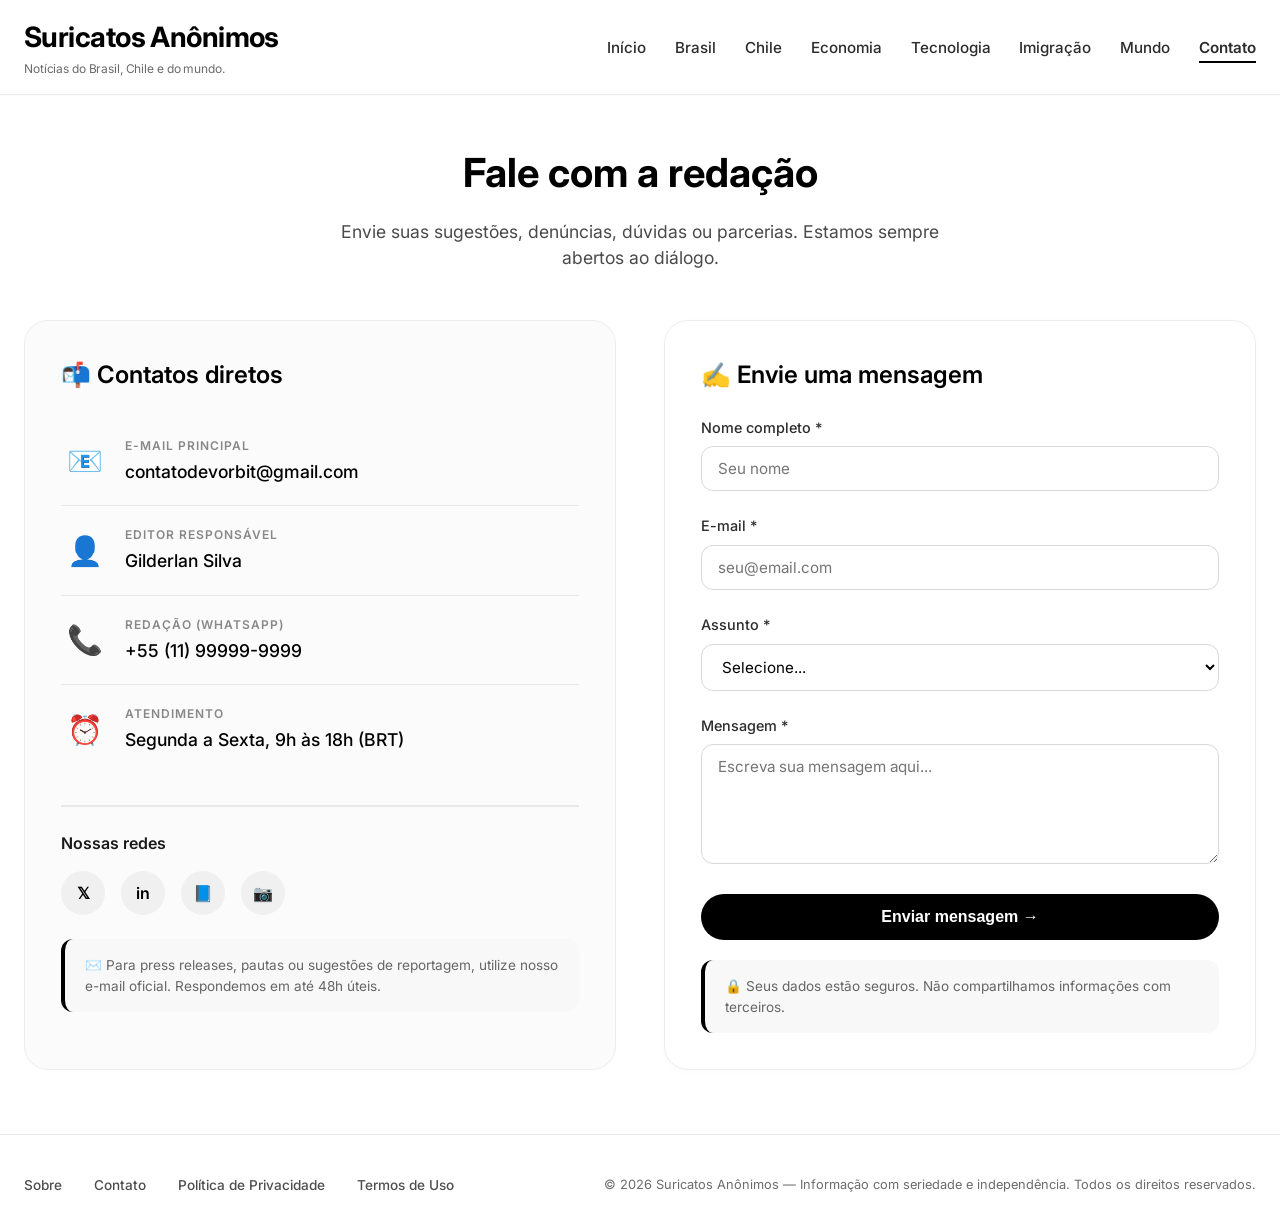
<file: contato.html>
<!DOCTYPE html>
<html lang="pt-br">
<head>
    <meta charset="UTF-8">
    <meta name="viewport" content="width=device-width, initial-scale=1.0, viewport-fit=cover">
    <meta name="description" content="Entre em contato com o Suricatos Anônimos - Redação, sugestões, parcerias e mais.">
    <title>Contato | Suricatos Anônimos</title>
    <link rel="stylesheet" href="css/style.css">
    <link rel="preconnect" href="https://fonts.googleapis.com">
    <link rel="preconnect" href="https://fonts.gstatic.com" crossorigin>
    <link href="https://fonts.googleapis.com/css2?family=Inter:opsz,wght@14..32,300;14..32,400;14..32,500;14..32,600;14..32,700&display=swap" rel="stylesheet">
    <style>
        /* Estilos adicionais específicos para a página de contato */
        .contact-hero {
            text-align: center;
            margin: 48px 0 32px;
        }
        
        .contact-hero h1 {
            font-size: 2.5rem;
            font-weight: 700;
            margin-bottom: 16px;
            color: #000;
        }
        
        .contact-hero p {
            font-size: 1.1rem;
            color: #4a4a4a;
            max-width: 600px;
            margin: 0 auto;
        }
        
        .contact-grid {
            display: grid;
            grid-template-columns: 1fr 1fr;
            gap: 48px;
            margin: 48px 0 64px;
        }
        
        .contact-info {
            background: #FBFBFB;
            border-radius: 24px;
            padding: 36px;
            border: 1px solid #EDEDED;
        }
        
        .contact-info h2 {
            font-size: 1.5rem;
            font-weight: 600;
            margin-bottom: 24px;
            color: #000;
        }
        
        .contact-details {
            margin-bottom: 32px;
        }
        
        .contact-item {
            display: flex;
            align-items: center;
            gap: 16px;
            padding: 20px 0;
            border-bottom: 1px solid #E8E8E8;
        }
        
        .contact-item:last-child {
            border-bottom: none;
        }
        
        .contact-icon {
            font-size: 1.8rem;
            min-width: 48px;
            text-align: center;
        }
        
        .contact-content {
            flex: 1;
        }
        
        .contact-label {
            font-size: 0.75rem;
            text-transform: uppercase;
            letter-spacing: 1px;
            font-weight: 600;
            color: #888;
            margin-bottom: 4px;
        }
        
        .contact-value {
            font-size: 1.1rem;
            font-weight: 500;
            color: #000;
            text-decoration: none;
            transition: color 0.2s;
        }
        
        .contact-value:hover {
            color: #3a3a3a;
        }
        
        .social-links {
            margin-top: 32px;
            padding-top: 24px;
            border-top: 2px solid #E8E8E8;
        }
        
        .social-links h3 {
            font-size: 1rem;
            margin-bottom: 16px;
            font-weight: 600;
        }
        
        .social-icons {
            display: flex;
            gap: 16px;
        }
        
        .social-icon {
            width: 44px;
            height: 44px;
            background: #F0F0F0;
            border-radius: 50%;
            display: flex;
            align-items: center;
            justify-content: center;
            text-decoration: none;
            color: #000;
            font-weight: 600;
            transition: all 0.2s;
        }
        
        .social-icon:hover {
            background: #000;
            color: #FFF;
            transform: translateY(-2px);
        }
        
        .contact-form {
            background: #FFFFFF;
            border-radius: 24px;
            padding: 36px;
            border: 1px solid #EDEDED;
            box-shadow: 0 2px 8px rgba(0,0,0,0.02);
        }
        
        .contact-form h2 {
            font-size: 1.5rem;
            font-weight: 600;
            margin-bottom: 24px;
            color: #000;
        }
        
        .form-group {
            margin-bottom: 24px;
        }
        
        .form-group label {
            display: block;
            font-weight: 500;
            margin-bottom: 8px;
            color: #2c2c2c;
            font-size: 0.9rem;
        }
        
        .form-group input,
        .form-group select,
        .form-group textarea {
            width: 100%;
            padding: 12px 16px;
            border: 1px solid #D9D9D9;
            border-radius: 12px;
            font-family: 'Inter', sans-serif;
            font-size: 0.95rem;
            transition: all 0.2s;
            background: #FFFFFF;
        }
        
        .form-group input:focus,
        .form-group select:focus,
        .form-group textarea:focus {
            outline: none;
            border-color: #000;
            box-shadow: 0 0 0 3px rgba(0,0,0,0.05);
        }
        
        .form-group textarea {
            resize: vertical;
            min-height: 120px;
        }
        
        .btn-submit {
            background: #000;
            color: #FFF;
            border: none;
            padding: 14px 32px;
            border-radius: 40px;
            font-size: 1rem;
            font-weight: 600;
            cursor: pointer;
            transition: all 0.2s;
            width: 100%;
        }
        
        .btn-submit:hover {
            background: #2c2c2c;
            transform: translateY(-1px);
        }
        
        .feedback-message {
            margin-top: 16px;
            padding: 12px;
            border-radius: 12px;
            font-size: 0.85rem;
            text-align: center;
            display: none;
        }
        
        .feedback-message.success {
            background: #E8F5E9;
            color: #2E7D32;
            border: 1px solid #A5D6A7;
            display: block;
        }
        
        .feedback-message.error {
            background: #FFEBEE;
            color: #C62828;
            border: 1px solid #EF9A9A;
            display: block;
        }
        
        .info-note {
            background: #F8F8F8;
            border-left: 4px solid #000;
            padding: 16px 20px;
            border-radius: 12px;
            margin-top: 24px;
        }
        
        .info-note p {
            font-size: 0.85rem;
            color: #666;
            margin: 0;
        }
        
        @media (max-width: 768px) {
            .contact-grid {
                grid-template-columns: 1fr;
                gap: 32px;
            }
            
            .contact-hero h1 {
                font-size: 2rem;
            }
            
            .contact-info,
            .contact-form {
                padding: 24px;
            }
        }
    </style>
</head>
<body>

    <!-- HEADER FIXO (mesmo do index) -->
    <header class="header">
        <div class="container header-container">
            <div class="logo-area">
                <a href="index.html" class="logo">Suricatos Anônimos</a>
                <span class="slogan">Notícias do Brasil, Chile e do mundo.</span>
            </div>
            <nav class="main-nav">
                <button class="menu-toggle" id="menuToggle" aria-label="Abrir menu">☰</button>
                <ul class="nav-list" id="navList">
                    <li><a href="index.html">Início</a></li>
                    <li><a href="#">Brasil</a></li>
                    <li><a href="#">Chile</a></li>
                    <li><a href="#">Economia</a></li>
                    <li><a href="#">Tecnologia</a></li>
                    <li><a href="#">Imigração</a></li>
                    <li><a href="#">Mundo</a></li>
                    <li><a href="contato.html" class="active">Contato</a></li>
                </ul>
            </nav>
        </div>
    </header>

    <main class="main-content">
        <div class="container">
            
            <!-- Hero da página de contato -->
            <div class="contact-hero">
                <h1>Fale com a redação</h1>
                <p>Envie suas sugestões, denúncias, dúvidas ou parcerias. Estamos sempre abertos ao diálogo.</p>
            </div>

            <!-- Grid principal: informações de contato + formulário -->
            <div class="contact-grid">
                
                <!-- Lado esquerdo: Informações de contato -->
                <div class="contact-info">
                    <h2>📬 Contatos diretos</h2>
                    
                    <div class="contact-details">
                        <!-- Email -->
                        <div class="contact-item">
                            <div class="contact-icon">📧</div>
                            <div class="contact-content">
                                <div class="contact-label">E-mail principal</div>
                                <a href="mailto:contatodevorbit@gmail.com" class="contact-value">contatodevorbit@gmail.com</a>
                            </div>
                        </div>
                        
                        <!-- Responsável -->
                        <div class="contact-item">
                            <div class="contact-icon">👤</div>
                            <div class="contact-content">
                                <div class="contact-label">Editor responsável</div>
                                <div class="contact-value">Gilderlan Silva</div>
                            </div>
                        </div>
                        
                        <!-- Telefone (informativo) -->
                        <div class="contact-item">
                            <div class="contact-icon">📞</div>
                            <div class="contact-content">
                                <div class="contact-label">Redação (whatsapp)</div>
                                <div class="contact-value">+55 (11) 99999-9999</div>
                            </div>
                        </div>
                        
                        <!-- Horário de atendimento -->
                        <div class="contact-item">
                            <div class="contact-icon">⏰</div>
                            <div class="contact-content">
                                <div class="contact-label">Atendimento</div>
                                <div class="contact-value">Segunda a Sexta, 9h às 18h (BRT)</div>
                            </div>
                        </div>
                    </div>
                    
                    <!-- Redes sociais -->
                    <div class="social-links">
                        <h3>Nossas redes</h3>
                        <div class="social-icons">
                            <a href="#" class="social-icon">𝕏</a>
                            <a href="#" class="social-icon">in</a>
                            <a href="#" class="social-icon">📘</a>
                            <a href="#" class="social-icon">📷</a>
                        </div>
                    </div>
                    
                    <div class="info-note">
                        <p>✉️ Para press releases, pautas ou sugestões de reportagem, utilize nosso e-mail oficial. Respondemos em até 48h úteis.</p>
                    </div>
                </div>
                
                <!-- Lado direito: Formulário de contato -->
                <div class="contact-form">
                    <h2>✍️ Envie uma mensagem</h2>
                    
                    <form id="contactForm">
                        <div class="form-group">
                            <label for="nome">Nome completo *</label>
                            <input type="text" id="nome" name="nome" required placeholder="Seu nome">
                        </div>
                        
                        <div class="form-group">
                            <label for="email">E-mail *</label>
                            <input type="email" id="email" name="email" required placeholder="seu@email.com">
                        </div>
                        
                        <div class="form-group">
                            <label for="assunto">Assunto *</label>
                            <select id="assunto" name="assunto" required>
                                <option value="">Selecione...</option>
                                <option value="Sugestão de pauta">Sugestão de pauta</option>
                                <option value="Denúncia / Reportagem">Denúncia / Reportagem</option>
                                <option value="Parceria comercial">Parceria comercial</option>
                                <option value="Dúvida / Crítica">Dúvida / Crítica</option>
                                <option value="Outros">Outros</option>
                            </select>
                        </div>
                        
                        <div class="form-group">
                            <label for="mensagem">Mensagem *</label>
                            <textarea id="mensagem" name="mensagem" required placeholder="Escreva sua mensagem aqui..."></textarea>
                        </div>
                        
                        <button type="submit" class="btn-submit">Enviar mensagem →</button>
                        
                        <div id="formFeedback" class="feedback-message"></div>
                    </form>
                    
                    <div class="info-note" style="margin-top: 20px;">
                        <p>🔒 Seus dados estão seguros. Não compartilhamos informações com terceiros.</p>
                    </div>
                </div>
            </div>
        </div>
    </main>

    <!-- FOOTER (mesmo estilo do index) -->
    <footer class="footer">
        <div class="container footer-container">
            <div class="footer-links">
                <a href="#">Sobre</a>
                <a href="contato.html">Contato</a>
                <a href="#">Política de Privacidade</a>
                <a href="#">Termos de Uso</a>
            </div>
            <div class="footer-copyright">
                &copy; 2026 Suricatos Anônimos — Informação com seriedade e independência. Todos os direitos reservados.
            </div>
        </div>
    </footer>

    <script>
        // Menu Mobile (mesmo funcionamento do index)
        const menuToggle = document.getElementById('menuToggle');
        const navList = document.getElementById('navList');
        
        if (menuToggle && navList) {
            menuToggle.addEventListener('click', () => {
                navList.classList.toggle('active');
            });
            
            const navLinks = navList.querySelectorAll('a');
            navLinks.forEach(link => {
                link.addEventListener('click', () => {
                    navList.classList.remove('active');
                });
            });
        }
        
        // Formulário de contato com validação e simulação de envio
        const contactForm = document.getElementById('contactForm');
        const feedbackDiv = document.getElementById('formFeedback');
        
        if (contactForm) {
            contactForm.addEventListener('submit', function(e) {
                e.preventDefault();
                
                // Coleta os valores
                const nome = document.getElementById('nome').value.trim();
                const email = document.getElementById('email').value.trim();
                const assunto = document.getElementById('assunto').value;
                const mensagem = document.getElementById('mensagem').value.trim();
                
                // Validação simples
                if (!nome || !email || !assunto || !mensagem) {
                    feedbackDiv.textContent = '⚠️ Por favor, preencha todos os campos obrigatórios.';
                    feedbackDiv.className = 'feedback-message error';
                    setTimeout(() => {
                        feedbackDiv.style.display = 'none';
                        feedbackDiv.className = 'feedback-message';
                    }, 4000);
                    return;
                }
                
                if (!email.includes('@') || !email.includes('.')) {
                    feedbackDiv.textContent = '⚠️ Por favor, insira um e-mail válido.';
                    feedbackDiv.className = 'feedback-message error';
                    setTimeout(() => {
                        feedbackDiv.style.display = 'none';
                        feedbackDiv.className = 'feedback-message';
                    }, 4000);
                    return;
                }
                
                // Simula envio bem-sucedido (sem backend)
                feedbackDiv.textContent = '✅ Mensagem enviada com sucesso! Responderemos em até 48h.';
                feedbackDiv.className = 'feedback-message success';
                
                // Limpa o formulário
                contactForm.reset();
                
                // Remove mensagem após 5 segundos
                setTimeout(() => {
                    feedbackDiv.style.display = 'none';
                    feedbackDiv.className = 'feedback-message';
                }, 5000);
            });
        }
        
        // Adicionar classe active no link de contato
        const currentLocation = window.location.pathname;
        const navItemLinks = document.querySelectorAll('.nav-list a');
        navItemLinks.forEach(link => {
            if (link.getAttribute('href') === 'contato.html' && currentLocation.includes('contato.html')) {
                link.style.borderBottomColor = '#000';
                link.style.fontWeight = '600';
            }
        });
    </script>
</body>
</html>
</file>
<file: css/style.css>
/* css/style.css */
* {
    margin: 0;
    padding: 0;
    box-sizing: border-box;
}

body {
    font-family: 'Inter', -apple-system, BlinkMacSystemFont, 'Segoe UI', Roboto, Helvetica, sans-serif;
    background-color: #FFFFFF;
    color: #1A1A1A;
    line-height: 1.5;
    scroll-behavior: smooth;
}

.container {
    max-width: 1280px;
    margin: 0 auto;
    padding: 0 24px;
}

/* ----- HEADER FIXO ----- */
.header {
    position: sticky;
    top: 0;
    background: #FFFFFF;
    border-bottom: 1px solid #EAEAEA;
    z-index: 1000;
    backdrop-filter: blur(0px);
    background-color: rgba(255, 255, 255, 0.98);
    box-shadow: 0 1px 3px rgba(0,0,0,0.02);
}

.header-container {
    display: flex;
    justify-content: space-between;
    align-items: center;
    flex-wrap: wrap;
    padding-top: 16px;
    padding-bottom: 16px;
}

.logo-area {
    display: flex;
    flex-direction: column;
}

.logo {
    font-size: 1.75rem;
    font-weight: 700;
    letter-spacing: -0.02em;
    text-decoration: none;
    color: #000000;
    transition: opacity 0.2s;
}

.logo:hover {
    opacity: 0.8;
}

.slogan {
    font-size: 0.75rem;
    font-weight: 400;
    color: #6B6B6B;
    margin-top: 2px;
    letter-spacing: -0.01em;
}

.main-nav {
    display: flex;
    align-items: center;
}

.menu-toggle {
    display: none;
    background: none;
    border: none;
    font-size: 1.8rem;
    cursor: pointer;
    color: #000;
    padding: 8px;
}

.nav-list {
    display: flex;
    gap: 1.8rem;
    list-style: none;
}

.nav-list li a {
    text-decoration: none;
    font-weight: 500;
    font-size: 0.95rem;
    color: #2c2c2c;
    transition: color 0.2s, border-bottom 0.2s;
    padding-bottom: 4px;
    border-bottom: 2px solid transparent;
}

.nav-list li a:hover {
    color: #000000;
    border-bottom-color: #000000;
}

/* HERO */
.hero {
    margin: 48px 0 56px 0;
}

.hero-card {
    display: grid;
    grid-template-columns: 1fr 1fr;
    gap: 32px;
    background: #F9F9F9;
    border-radius: 24px;
    overflow: hidden;
    transition: box-shadow 0.2s;
}

.hero-image img {
    width: 100%;
    height: 100%;
    object-fit: cover;
    display: block;
}

.hero-content {
    padding: 32px 32px 32px 0;
    display: flex;
    flex-direction: column;
    justify-content: center;
}

.hero-category {
    font-size: 0.8rem;
    text-transform: uppercase;
    letter-spacing: 1px;
    font-weight: 600;
    color: #5A5A5A;
    margin-bottom: 12px;
}

.hero-title {
    font-size: 2.2rem;
    font-weight: 700;
    line-height: 1.2;
    margin-bottom: 16px;
    color: #000;
}

.hero-resume {
    font-size: 1rem;
    color: #2F2F2F;
    margin-bottom: 24px;
    line-height: 1.5;
}

.btn-read-more {
    display: inline-flex;
    align-items: center;
    background: transparent;
    border: 1px solid #D4D4D4;
    padding: 10px 20px;
    width: fit-content;
    font-weight: 600;
    font-size: 0.9rem;
    text-decoration: none;
    color: #000;
    border-radius: 40px;
    transition: all 0.25s;
}

.btn-read-more:hover {
    background: #000;
    color: #FFF;
    border-color: #000;
    cursor: pointer;
}

/* Seções */
.section {
    margin: 64px 0 48px 0;
}

.section-header {
    display: flex;
    justify-content: space-between;
    align-items: baseline;
    border-bottom: 2px solid #E5E5E5;
    padding-bottom: 12px;
    margin-bottom: 32px;
}

.section-title {
    font-size: 1.6rem;
    font-weight: 600;
    letter-spacing: -0.01em;
}

.section-link {
    text-decoration: none;
    color: #2B2B2B;
    font-weight: 500;
    font-size: 0.9rem;
    transition: opacity 0.2s;
}

.section-link:hover {
    opacity: 0.7;
    text-decoration: underline;
}

/* GRID CARDS */
.grid-cards {
    display: grid;
    grid-template-columns: repeat(auto-fill, minmax(280px, 1fr));
    gap: 32px;
}

.card {
    background: #FFFFFF;
    border-radius: 20px;
    overflow: hidden;
    transition: all 0.2s ease;
    box-shadow: 0 4px 12px rgba(0, 0, 0, 0.03);
    border: 1px solid #F0F0F0;
}

.card:hover {
    box-shadow: 0 12px 24px rgba(0, 0, 0, 0.08);
    transform: translateY(-3px);
}

.card-img {
    width: 100%;
    height: 180px;
    object-fit: cover;
    background: #EBEBEB;
}

.card-content {
    padding: 20px 20px 24px;
}

.card-category {
    font-size: 0.7rem;
    font-weight: 600;
    text-transform: uppercase;
    letter-spacing: 0.5px;
    color: #6F6F6F;
    margin-bottom: 10px;
    display: inline-block;
}

.card-title {
    font-size: 1.25rem;
    font-weight: 600;
    line-height: 1.3;
    margin-bottom: 12px;
    color: #000;
}

.card-summary {
    font-size: 0.85rem;
    color: #4a4a4a;
    margin-bottom: 16px;
    line-height: 1.4;
}

.card-date {
    font-size: 0.7rem;
    color: #919191;
    display: flex;
    align-items: center;
    gap: 4px;
}

/* TWO COLUMNS (Brasil + SIDEBAR) */
.two-columns {
    display: grid;
    grid-template-columns: 2fr 1fr;
    gap: 48px;
    margin: 32px 0 56px;
}

/* SIDEBAR */
.sidebar-widget {
    background: #FBFBFB;
    border-radius: 20px;
    padding: 24px;
    margin-bottom: 32px;
    border: 1px solid #EDEDED;
}

.widget-title {
    font-size: 1.2rem;
    font-weight: 600;
    padding-bottom: 12px;
    border-bottom: 2px solid #E2E2E2;
    margin-bottom: 20px;
}

.most-read-list {
    list-style: none;
}

.most-read-list li {
    padding: 12px 0;
    border-bottom: 1px solid #EAEAEA;
    font-weight: 500;
}

.most-read-list a {
    text-decoration: none;
    color: #1F1F1F;
    font-size: 0.9rem;
    transition: color 0.2s;
    display: block;
}

.most-read-list a:hover {
    color: #000;
    text-decoration: underline;
}

.categories-list {
    list-style: none;
}

.categories-list li {
    display: flex;
    justify-content: space-between;
    padding: 12px 0;
    border-bottom: 1px solid #ECECEC;
}

.categories-list li a {
    text-decoration: none;
    color: #2F2F2F;
    font-weight: 500;
}

.categories-list li span {
    color: #7e7e7e;
    font-size: 0.8rem;
    background: #EFEFEF;
    padding: 2px 8px;
    border-radius: 40px;
}

.ad-space {
    background: #F5F5F5;
    text-align: center;
}

.ad-placeholder {
    background: #E9E9E9;
    padding: 40px 16px;
    border-radius: 16px;
    color: #5C5C5C;
    font-size: 0.85rem;
    border: 1px dashed #BEBEBE;
}

.mt-16 {
    margin-top: 20px;
}

/* NEWSLETTER */
.newsletter {
    background: #F6F6F6;
    border-radius: 32px;
    margin: 48px 0 64px;
    padding: 48px 32px;
    text-align: center;
}

.newsletter-inner {
    max-width: 540px;
    margin: 0 auto;
}

.newsletter-title {
    font-size: 1.8rem;
    font-weight: 600;
    margin-bottom: 8px;
}

.newsletter p {
    color: #424242;
    margin-bottom: 28px;
}

.newsletter-form {
    display: flex;
    gap: 12px;
    flex-wrap: wrap;
    justify-content: center;
}

.newsletter-form input {
    flex: 1;
    min-width: 240px;
    padding: 14px 20px;
    border-radius: 48px;
    border: 1px solid #D9D9D9;
    font-family: inherit;
    font-size: 1rem;
    background: white;
    outline: none;
    transition: 0.2s;
}

.newsletter-form input:focus {
    border-color: #000;
    box-shadow: 0 0 0 3px rgba(0,0,0,0.05);
}

.btn-newsletter {
    background: #000;
    border: none;
    color: white;
    font-weight: 600;
    padding: 14px 32px;
    border-radius: 48px;
    font-size: 0.95rem;
    cursor: pointer;
    transition: background 0.2s;
}

.btn-newsletter:hover {
    background: #2c2c2c;
}

.feedback-msg {
    display: block;
    margin-top: 16px;
    font-size: 0.8rem;
    font-weight: 500;
}

/* FOOTER */
.footer {
    border-top: 1px solid #EAEAEA;
    padding: 40px 0 32px;
    background: white;
    margin-top: 24px;
}

.footer-container {
    display: flex;
    justify-content: space-between;
    flex-wrap: wrap;
    gap: 24px;
}

.footer-links {
    display: flex;
    gap: 32px;
    flex-wrap: wrap;
}

.footer-links a {
    text-decoration: none;
    color: #4E4E4E;
    font-size: 0.85rem;
    font-weight: 500;
    transition: color 0.2s;
}

.footer-links a:hover {
    color: #000;
    text-decoration: underline;
}

.footer-copyright {
    font-size: 0.8rem;
    color: #6C6C6C;
}

/* Responsividade */
@media (max-width: 900px) {
    .hero-card {
        grid-template-columns: 1fr;
        gap: 0;
    }

    .hero-content {
        padding: 28px 24px;
    }

    .hero-title {
        font-size: 1.6rem;
    }

    .two-columns {
        grid-template-columns: 1fr;
        gap: 32px;
    }
}

@media (max-width: 720px) {
    .menu-toggle {
        display: block;
    }

    .nav-list {
        position: fixed;
        top: 80px;
        left: -100%;
        flex-direction: column;
        background-color: white;
        width: 80%;
        height: calc(100vh - 80px);
        padding: 32px 24px;
        gap: 1.5rem;
        box-shadow: 4px 0 20px rgba(0, 0, 0, 0.05);
        transition: left 0.3s ease;
        z-index: 999;
        border-right: 1px solid #eaeaea;
    }

    .nav-list.active {
        left: 0;
    }

    .header-container {
        flex-wrap: nowrap;
    }

    .grid-cards {
        grid-template-columns: 1fr;
        gap: 24px;
    }

    .section-title {
        font-size: 1.4rem;
    }
}

@media (max-width: 480px) {
    .container {
        padding: 0 16px;
    }

    .hero-title {
        font-size: 1.4rem;
    }

    .newsletter-form {
        flex-direction: column;
    }

    .btn-newsletter {
        width: 100%;
    }
}
</file>
